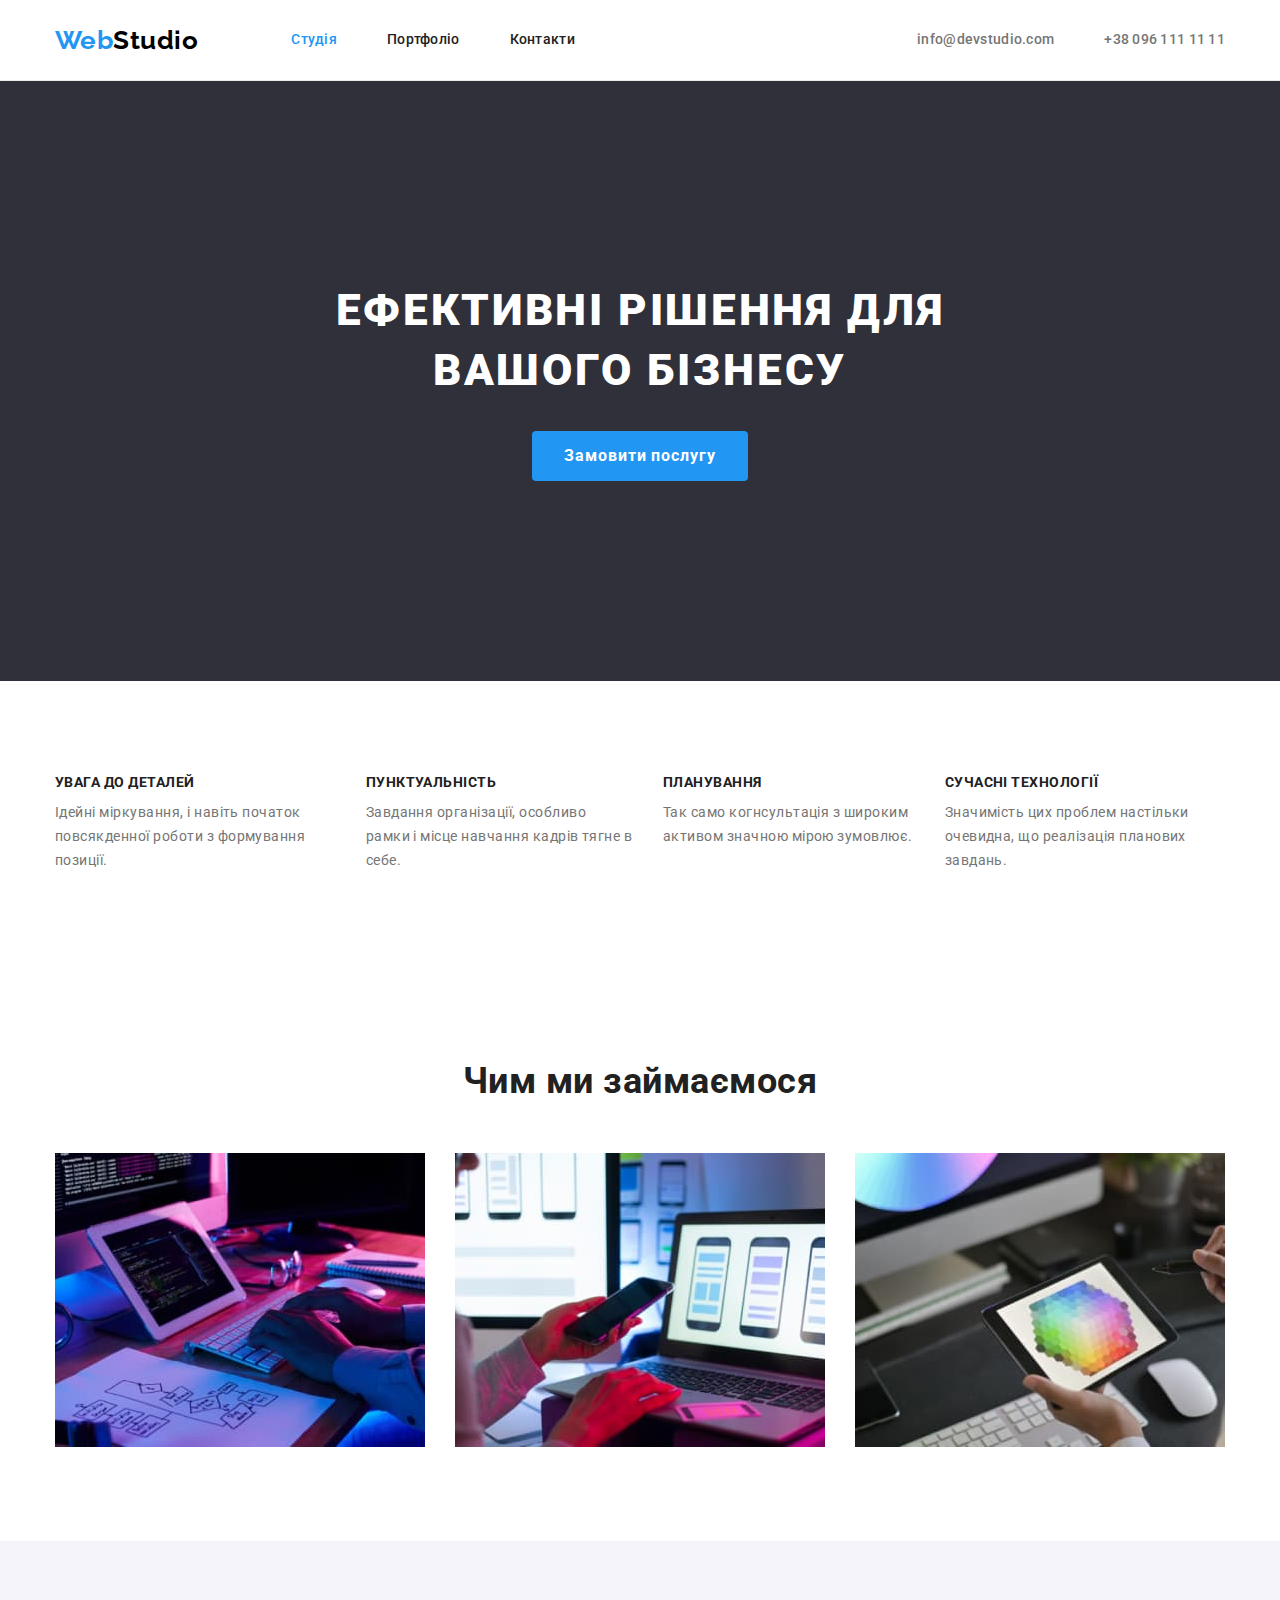
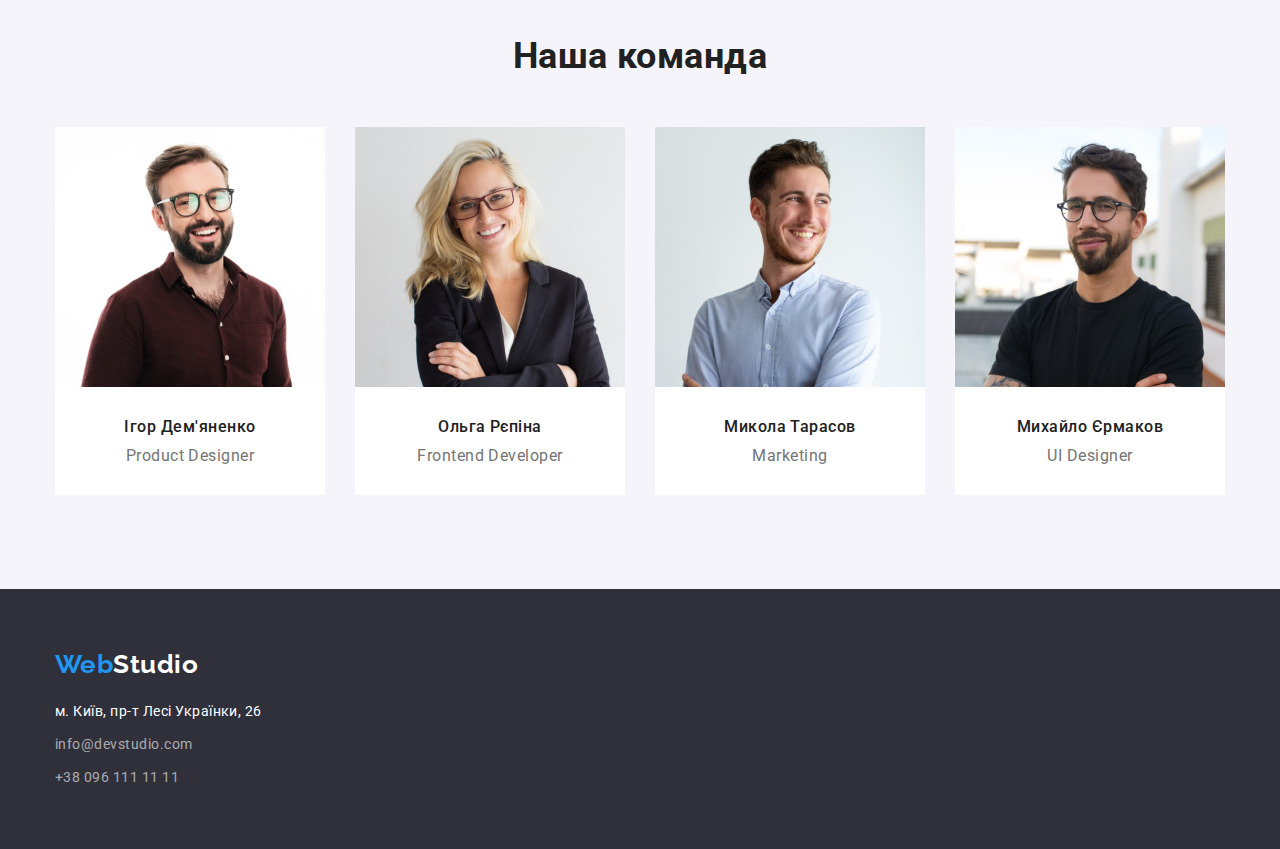
<file: index.html>
<!DOCTYPE html>
<html lang="uk">
    <head>
        <title>Студія</title>
        <link rel="preconnect" href="https://fonts.googleapis.com">
        <link rel="preconnect" href="https://fonts.gstatic.com" crossorigin>
        <link href="https://fonts.googleapis.com/css2?family=Raleway:wght@700&family=Roboto:wght@400;500;700;900&display=swap" rel="stylesheet">
        <link href="https://cdnjs.cloudflare.com/ajax/libs/modern-normalize/1.1.0/modern-normalize.min.css" rel="stylesheet">
        <link rel="stylesheet" href="./css/styles.css">
    </head>    
    <body>
        <header class="header">
            <div class="header-box container">
                <nav class="nav-box">
                    <a href="./index.html" lang="en" class="logo link"><span class="logo-accent">Web</span>Studio</a>
                    <ul class="list nav-list">
                        <li><a href="./index.html" class="nav active link">Студія</a></li>
                        <li><a href="./portfolio.html" class="nav link">Портфоліо</a></li>
                        <li><a href="#" class="nav link">Контакти</a></li>
                    </ul>
                </nav>
                <ul class="list header-contacts">
                    <li><a href="mailto:info@devstudio.com" class="nav info link">info@devstudio.com</a></li>
                    <li><a href="tel:+390961111111" class="nav info link">+38 096 111 11 11</a></li>
                </ul>
            </div>
        </header>

        <main>
            <section class="dark hero hero-content">
                <div class="container">
                        <h1 class="hero-title">
                            Ефективні рішення для </br>вашого бізнесу
                        </h1>
                        <button type="button" class="btn hero-btn">Замовити послугу</button>
                </div>
            </section>

            <section class="section">
                <div class="container">
                    <h2 class="title visually-hidden">
                        Переваги
                    </h2>
                    <ul class="list advantage-list">
                        <li class="advantage-item">
                            <h3 class="title advantage">Увага до деталей</h3>
                            <p class="advantage-desc">Ідейні міркування, і навіть початок повсякденної роботи з формування позиції.</p>
                        </li>
                        <li class="advantage-item">
                            <h3 class="title advantage">Пунктуальність</h3>
                            <p class="advantage-desc">Завдання організації, особливо рамки і місце навчання кадрів тягне в себе.</p>
                        </li>
                        <li class="advantage-item">
                            <h3 class="title advantage">Планування</h3>
                                <p class="advantage-desc">Так само когнсультація з широким активом значною мірою зумовлює.</p>
                        </li>
                        <li class="advantage-item">
                            <h3 class="title advantage">Сучасні технології</h3>
                            <p class="advantage-desc">Значимість цих проблем настільки очевидна, що реалізація планових завдань.</p>
                        </li>
                    </ul>
                </div>
            </section>

            <section class="do section">
                <div class="container">
                    <h2 class="title do-title">Чим ми займаємося</h2>
                    <ul class="list do-list">
                        <li><img src="./images/what_we_do1.jpg" width="370" alt="Програмуємо"></li>
                        <li><img src="./images/what_we_do2.jpg" width="370" alt="Анализуємо"></li>
                        <li><img src="./images/what_we_do3.jpg" width="370" alt="Малюємо"></li>
                    </ul>
                </div>
            </section>

            <section class="team section">
                <div class="container">
                    <h2 class="title team-title">Наша команда</h2>
                    <ul class="list team-list">
                        <li class="team-item">
                            <img src="./images/our_team1.jpg" width="270" alt="Ігор Дем'яненко">
                            <div class="item-text">
                                <h3 class="title item-title">Ігор Дем'яненко</h3>
                                <p lang="en" class="team-desc">Product Designer</p>
                            </div>
                        </li>
                        <li class="team-item">
                            <img src="./images/our_team2.jpg" width="270" alt="Ольга Рєпіна">
                            <div class="item-text">
                                <h3 class="title item-title">Ольга Рєпіна</h3>
                                <p lang="en" class="team-desc">Frontend Developer</p>
                            </div>
                        </li>
                        <li class="team-item">
                            <img src="./images/our_team3.jpg" width="270" alt="Микола Тарасов">
                            <div class="item-text">
                                <h3 class="title item-title">Микола Тарасов</h3>
                                <p lang="en" class="team-desc">Marketing</p>
                            </div>
                        </li>
                        <li class="team-item">
                            <img src="./images/our_team4.jpg" width="270" alt="Михайло Єрмаков">
                            <div class="item-text">
                                <h3 class="title item-title">Михайло Єрмаков</h3>
                                <p lang="en" class="team-desc">UI Designer</p>
                            </div>
                        </li>
                    </ul>
                </div>
            </section>
        </main> 

        <footer class="dark footer">
            <div class="container">
                <a href="./index.html" lang="en" class="logo logo-alt link"><span class="logo-accent">Web</span>Studio</a>
                <address>
                    <ul class="list">
                        <li><a href="https://goo.gl/maps/CPtrU1FHBa2aNyZL9" rel="noopener nofollow noreferrer"
                                class="info-desc logo-alt link">м. Київ, пр-т Лесі Українки, 26</a></li>
                        <li><a href="mailto:info@devstudio.com" class="info-desc contact link">info@devstudio.com</a></li>
                        <li><a href="tel:+380961111111" class="info-desc contact link">+38 096 111 11 11</a></li>
                    </ul>
                </address>
            </div>
        </footer>    
    </body>
</html>
</file>
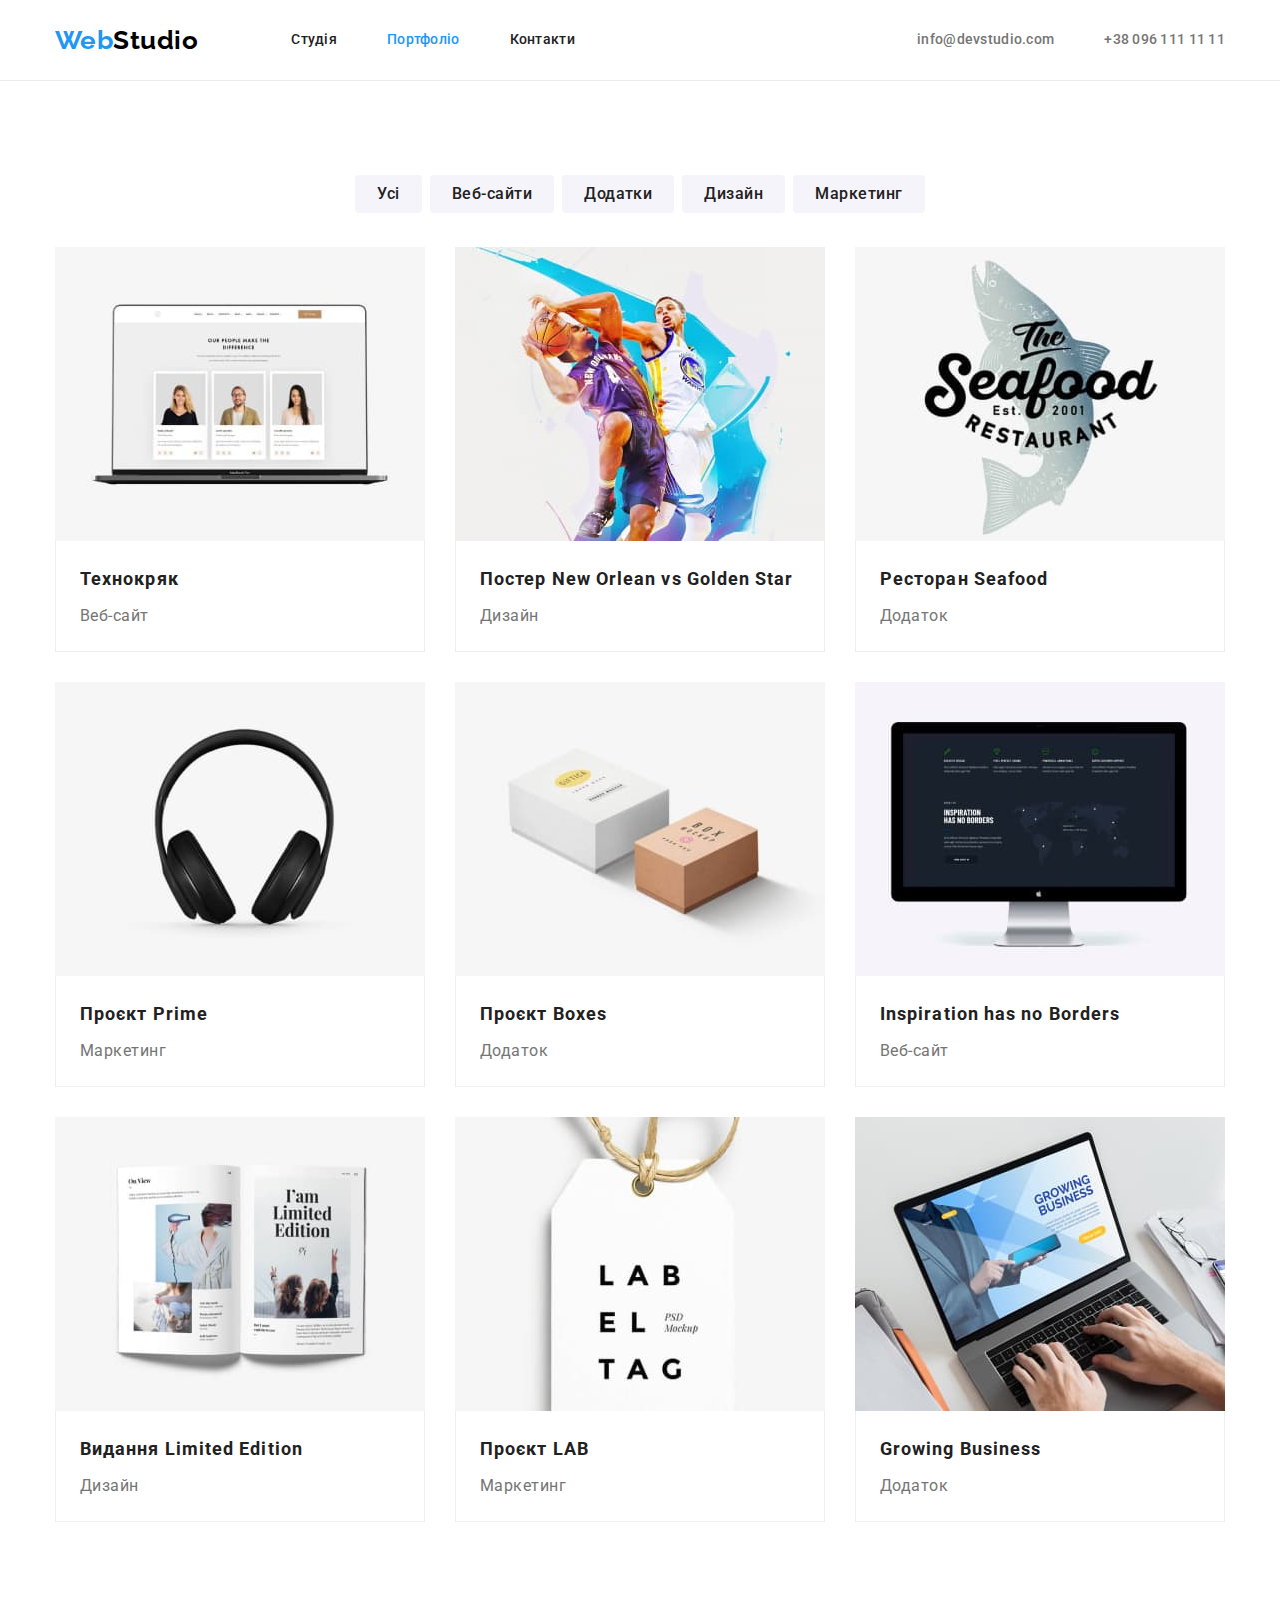
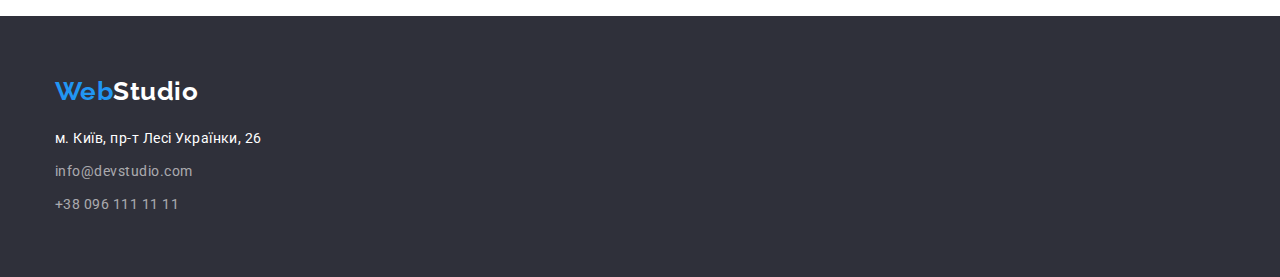
<file: portfolio.html>
<!DOCTYPE html>
<html lang="uk">
    <head>
        <title>Студія</title>
        <link rel="preconnect" href="https://fonts.googleapis.com">
        <link rel="preconnect" href="https://fonts.gstatic.com" crossorigin>
        <link href="https://fonts.googleapis.com/css2?family=Raleway:wght@700&family=Roboto:wght@400;500;700;900&display=swap" rel="stylesheet">
        <link href="https://cdnjs.cloudflare.com/ajax/libs/modern-normalize/1.1.0/modern-normalize.min.css" rel="stylesheet">
        <link rel="stylesheet" href="./css/styles.css">
    </head>
    <body>
        <header class="header">
            <div class="header-box container">
                <nav class="nav-box">
                    <a href="./index.html" lang="en" class="logo link"><span class="logo-accent">Web</span>Studio</a>
                    <ul class="list nav-list">
                        <li><a href="./index.html" class="nav link">Студія</a></li>
                        <li><a href="./portfolio.html" class="nav active link">Портфоліо</a></li>
                        <li><a href="#" class="nav link">Контакти</a></li>
                    </ul>
                </nav>
                <ul class="list header-contacts">
                    <li><a href="mailto:info@devstudio.com" class="nav info link">info@devstudio.com</a></li>
                    <li><a href="tel:+390961111111" class="nav info link">+38 096 111 11 11</a></li>
                </ul>
            </div>
        </header>

        <main>
            <section class="portfolio">
                <div class="container">
                    <h1 class="visually-hidden">Портфоліо</h1>
                    <ul class="list list-btn ">
                        <li><button type="button" class="btn portfolio-btn">Усі</button></li>
                        <li><button type="button" class="btn portfolio-btn">Веб-сайти</button></li>
                        <li><button type="button" class="btn portfolio-btn">Додатки</button></li>
                        <li><button type="button" class="btn portfolio-btn">Дизайн</button></li>
                        <li><button type="button" class="btn portfolio-btn">Маркетинг</button></li>
                    </ul>
                    <ul class="list portfolio-list">
                        <li>
                            <a href="#" target="_blank" class="link">
                                <img src="./images/portfolio/notebook.jpg" width="370" alt="ноутбук" class="portfolio-img">
                                <div class="item">
                                    <h2 class="portfolio-item-title">Технокряк</h2>
                                    <p class="portfolio-desc">Веб-сайт</p>
                                </div>
                            </a>
                        </li>
                        <li>
                            <a href="#" target="_blank" class="link">
                                <img src="./images/portfolio/basketball.jpg" width="370" alt="баскетбол" class="portfolio-img">
                                <div class="item">
                                    <h2 class="portfolio-item-title">Постер New Orlean vs Golden Star</h2>
                                    <p class="portfolio-desc">Дизайн</p>
                                </div>
                            </a>
                        </li>
                        <li>
                            <a href="#" target="_blank" class="link">
                                <img src="./images/portfolio/seafood.jpg" width="370" alt="рибка" class="portfolio-img">
                                <div class="item">
                                    <h2 class="portfolio-item-title">Ресторан Seafood</h2>
                                    <p class="portfolio-desc">Додаток</p>
                                </div>
                            </a>
                        </li>
                        <li>
                            <a href="#" target="_blank" class="link">
                                <img src="./images/portfolio/headphones.jpg" width="370" alt="навушники" class="portfolio-img">
                                <div class="item">
                                    <h2 class="portfolio-item-title">Проєкт Prime</h2>
                                    <p class="portfolio-desc">Маркетинг</p>
                                </div>
                            </a>
                        </li>
                        <li>
                            <a href="#" target="_blank" class="link">
                                <img src="./images/portfolio/boxes.jpg" width="370" alt="коробочки" class="portfolio-img">
                                <div class="item">
                                    <h2 class="portfolio-item-title">Проєкт Boxes</h2>
                                    <p class="portfolio-desc">Додаток</p>
                                </div>
                            </a>
                        </li>
                        <li>
                            <a href="#" target="_blank" class="link">
                                <img src="./images/portfolio/monitor.jpg" width="370" alt="монітор" class="portfolio-img">
                                <div class="item">
                                    <h2 class="portfolio-item-title">Inspiration has no Borders</h2>
                                    <p class="portfolio-desc">Веб-сайт</p>
                                </div>
                            </a>
                        </li>
                        <li>
                            <a href="#" target="_blank" class="link">
                                <img src="./images/portfolio/book.jpg" width="370" alt="книга" class="portfolio-img">
                                <div class="item">
                                    <h2 class="portfolio-item-title">Видання Limited Edition</h2>
                                    <p class="portfolio-desc">Дизайн</p>
                                </div>
                            </a>
                        </li>
                        <li>
                            <a href="#" target="_blank" class="link">
                                <img src="./images/portfolio/lab.jpg" width="370" alt="ярлик" class="portfolio-img">
                                <div class="item">
                                    <h2 class="portfolio-item-title">Проєкт LAB</h2>
                                    <p class="portfolio-desc">Маркетинг</p>
                                </div>
                            </a>
                        </li>
                        <li>
                            <a href="#" target="_blank" class="link">
                                <img src="./images/portfolio/printing.jpg" width="370" alt="ноутбук" class="portfolio-img">
                                <div class="item">
                                    <h2 class="portfolio-item-title">Growing Business</h2>
                                    <p class="portfolio-desc">Додаток</p>
                                </div>
                            </a>
                        </li>
                    </ul>
                </div>
            </section>
        </main>
        
        <footer class="dark footer">
            <div class="container">
                <a href="./index.html" lang="en" class="logo logo-alt link"><span class="logo-accent">Web</span>Studio</a>
                <address>
                    <ul class="list">
                        <li><a href="https://goo.gl/maps/CPtrU1FHBa2aNyZL9" rel="noopener nofollow noreferrer"
                                class="info-desc logo-alt link">м. Київ, пр-т Лесі Українки, 26</a></li>
                        <li><a href="mailto:info@devstudio.com" class="info-desc contact link">info@devstudio.com</a></li>
                        <li><a href="tel:+380961111111" class="info-desc contact link">+38 096 111 11 11</a></li>
                    </ul>
                </address>
            </div>
        </footer>
    </body>    
</html>
</file>
<file: css/styles.css>
:root{
    /* font's colors */
    --main-font-color: #757575;
    --secondary-font-color: #212121;
    --accent-font-color: #2196F3;
    --secondary-accent-color: #000000;
    --alternative-accent-color: #FFFFFF;
    --opacity-color: rgba(255, 255, 255, 0.6);

    /* fonts */
    --main-font: 'Roboto', sans-serif;
    --accent-font: 'Raleway', sans-serif;

    /* backgrounds */
    --main-background-color: #FFFFFF;
    --secondary-background-color: #F5F4FA;
    --dark-background-color: #2F303A;

    /* others */
    --main-btn-hover: #188CE8;
    --border-color: #ECECEC;
}

/* -------------------------Global styles -----------------*/
body{
    font-family: var(--main-font);
    color: var(--main-font-color);
    letter-spacing: 0.03em;
}

h1, h2, h3, h4, h5, h6, p {
    margin-top: 0;
    margin-bottom: 0;
}

ul, ol{
    margin-top: 0;
    margin-bottom: 0;
    padding-left: 0;
}

img{
    display: block;
}

button{
    cursor: pointer;
}

.link{
    text-decoration: none;
}

.list{
    list-style: none;
}

.container{
    width: 1200px;
    padding-right: 15px;
    padding-left: 15px;
    margin-left: auto;
    margin-right: auto;
}


/* ---------------------------------- Header --------------*/
.header{
    border-bottom-color: var(--border-color);
    border-bottom-width: 1px;
    border-bottom-style: solid;
}

.header-box {
    display: flex;
    align-items: center;
    justify-content: space-between;
}

.nav-box {
    display: flex;
    align-items: center;
}

.header-contacts{
    display: flex;
}

.logo{
    font-family: var(--accent-font);
    color: var(--secondary-accent-color);
    font-weight: 700;
    font-size: 26px;
    line-height: 1.19;
}

.logo-accent{
    color: var(--accent-font-color);
}

.nav{
    display: flex;
    padding-top: 32px;
    padding-bottom: 32px;

    color: var(--secondary-font-color);
    font-weight: 500;
    font-size: 14px;
    line-height: 1.14;
    letter-spacing: 0.02em;
}

.nav-list{
    display: flex;
    margin-left: 93px;
}

.nav-list > li:not(:last-child),
.header-contacts > li:not(:last-child){
    margin-right: 50px;
}

.nav:hover, 
.nav:focus{
    color: var(--accent-font-color);
}

.info{
    color: inherit;
}

.active{
    color: var(--accent-font-color);
}

/* -------------------------- Hero ------------------------------*/
.dark {
    background-color: var(--dark-background-color);
}

.hero{
    text-align: center;
}

.hero-title{
    margin-bottom: 30px;

    color: var(--alternative-accent-color);
    font-weight: 900;
    font-size: 44px;
    line-height: 1.36;
    letter-spacing: 0.06em;
    text-transform: uppercase;
}

.hero-content{
    padding-top: 200px;
    padding-bottom: 200px;
}

.btn{
    font-family: var(--main-font);
    font-size: 16px;
}

.hero-btn{
    padding-top: 10px;
    padding-bottom: 10px;
    padding-left: 32px;
    padding-right: 32px;
    
    background-color: var(--accent-font-color);
    color: var(--alternative-accent-color);
    font-weight: 700;
    line-height: 1.88;
    letter-spacing: 0.06em;
    border: none;
    border-radius: 4px;
}

.hero-btn:hover, 
.hero-btn:focus{
    background-color: var(--main-btn-hover);

}

/* ---------------------------- Advantages ----------------------*/
.visually-hidden {
    position: absolute;
    white-space: nowrap;
    width: 1px;
    height: 1px;
    overflow: hidden;
    border: 0;
    padding: 0;
    clip: rect(0 0 0 0);
    clip-path: inset(50%);
    margin: -1px;
}

.title {
    color: var(--secondary-font-color);
    font-size: 36px;
    line-height: 1.17;
}

.advantage-list{
    display: flex;

}

.section{
    padding-top: 94px;
    padding-bottom: 94px;
}

.advantage{
    margin-bottom: 10px;

    font-size: 14px;
    line-height: 1.14;
    text-transform: uppercase;
}

.advantage-desc{
    font-size: 14px;
    line-height: 1.71;
    font-style: normal;
}

.advantage-item{
    width: calc((100%-3*30)/4);
}

.advantage-item:not(:last-child){
    margin-right: 30px;
}

/*------------------------- Do ----------------------*/

.do{
    text-align: center;
}

.do-title{
    margin-bottom: 50px;
}

.do-list{
    display: flex;
    gap: 30px;
}


/* ----------------------------- Our team ------------------------*/
.team{
    background-color: var(--secondary-background-color);
    text-align: center;
}

.team-title{
    margin-bottom: 50px;
}

.item-title{
    margin-bottom: 10px;

    font-weight: 500;
    font-size: 16px;
    line-height: 1.19;
}

.team-desc{
    font-size: 16px;
    line-height: 1.19;
}

.team-list{
    display: flex;
    gap: 30px;
}

.team-item{
    background-color: var(--main-background-color);
}

.item-text{
    padding: 30px;
}

/* ---------------------------- Footer -----------------------------*/
.logo-alt{
    color: var(--alternative-accent-color);
}

.contact{
    color: var(--opacity-color);
}

.info-desc {
    font-size: 14px;
    line-height: 1.71;
    font-style: normal;
}

.info-desc:hover,
.info-desc:focus{
    color: var(--accent-font-color);
}

.footer {
    padding-top: 60px;
    padding-bottom: 60px;
}

address {
    margin-top: 20px;
}

address li:not(:last-child){
    margin-bottom: 9px;
}

/* -------------------------------- Portfolio page-------------------------- */

.portfolio{
    padding-top: 94px;
    padding-bottom: 94px;
}

.list-btn{
    display:flex;
    justify-content: center;
    gap: 8px;
    margin-bottom: 34px;
}

.portfolio-btn{
    padding-top: 6px;
    padding-bottom: 6px;
    padding-left: 22px;
    padding-right: 22px;
    
    font-weight: 500;
    color: var(--secondary-font-color);
    background-color: var(--secondary-background-color);
    line-height: 1.62;
    letter-spacing: 0.03em;
    border: none;
    border-radius: 4px;
}

.portfolio-btn:hover,
.portfolio-btn:focus{
    color: var(--alternative-accent-color);
    background-color: var(--accent-font-color);
}

.portfolio-item-title{
    margin-bottom: 4px;

    color: var(--secondary-font-color);
    font-size: 18px;
    line-height: 2;
    letter-spacing: 0.06em;
}

.portfolio-desc{
    color: var(--main-font-color);
    font-size: 16px;
    line-height: 1.88;
}

.portfolio-list{
    display: flex;
    flex-wrap: wrap;
    gap: 30px;
}

.item{
    padding-top: 20px;
    padding-bottom: 20px;
    padding-left: 24px;
    padding-right: 24px;
    border-left: 1px solid #EEEEEE;
    border-right: 1px solid #EEEEEE;
    border-bottom: 1px solid #EEEEEE;
}
</file>
